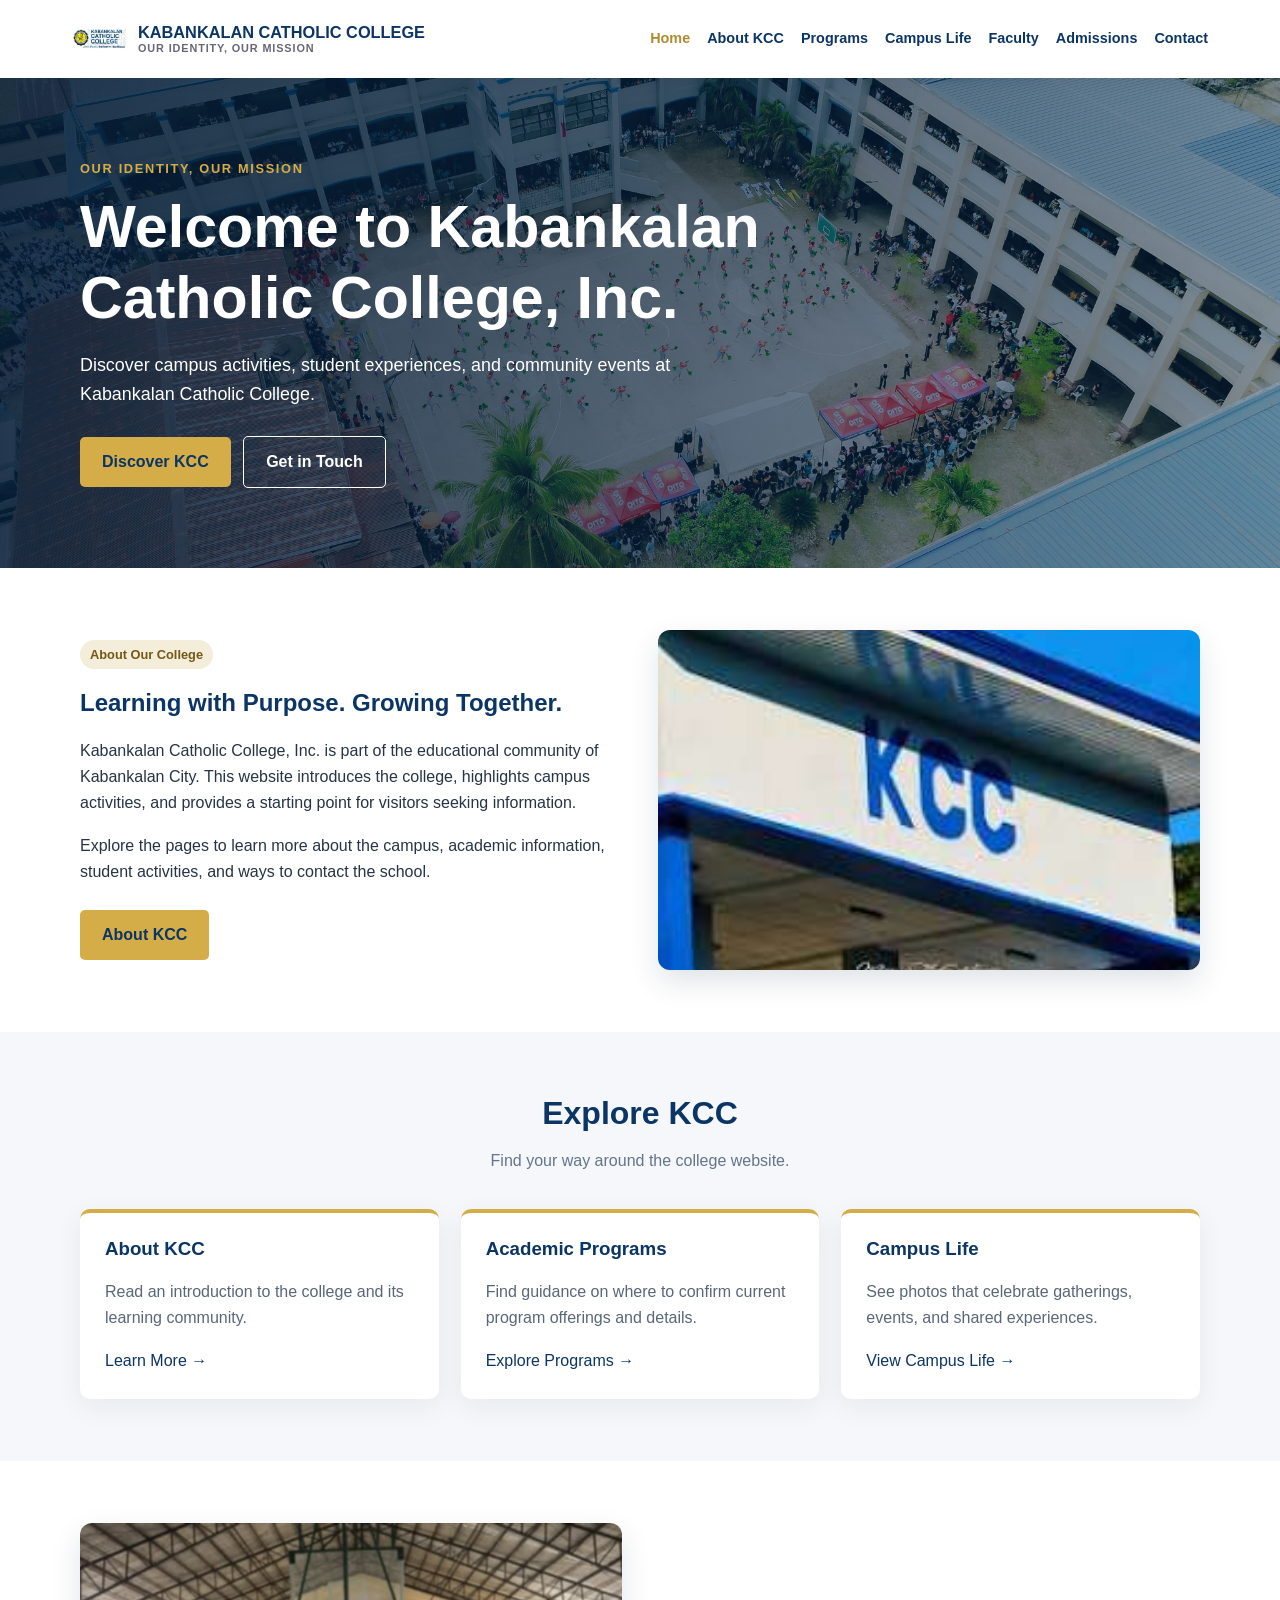
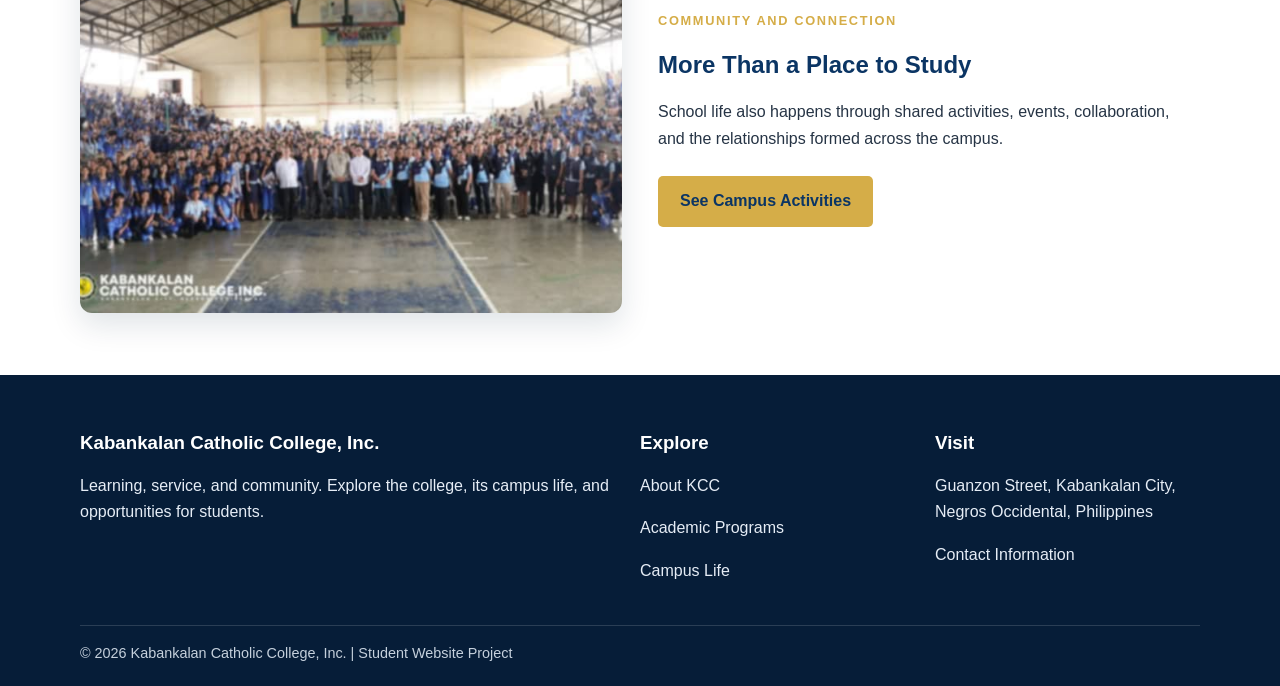
<file: index.html>
<!DOCTYPE html>
<html lang="en">

<head>
    <meta charset="UTF-8">
    <meta name="viewport" content="width=device-width, initial-scale=1.0">

    <title>Home | Kabankalan Catholic College</title>

    <link rel="icon" href="assets/img/kcc-logo.png">
    <link rel="stylesheet" href="assets/css/style.css">
</head>

<body>

    <!-- HEADER -->
    <header class="site-header">
        <div class="nav-wrap">

            <a class="brand" href="index.html">
                <img src="assets/img/kcc-logo.png" alt="KCC Logo">

                <span>
                    KABANKALAN CATHOLIC COLLEGE
                    <small>OUR IDENTITY, OUR MISSION</small>
                </span>
            </a>

            <button class="menu-toggle"
                aria-label="Toggle navigation"
                onclick="document.querySelector('nav').classList.toggle('open')">
                ☰
            </button>

            <nav>
                <a class="active" href="index.html">Home</a>
                <a href="about.html">About KCC</a>
                <a href="courses.html">Programs</a>
                <a href="events.html">Campus Life</a>
                <a href="trainers.html">Faculty</a>
                <a href="pricing.html">Admissions</a>
                <a href="contact.html">Contact</a>
            </nav>

        </div>
    </header>


    <!-- MAIN CONTENT -->
    <main>

        <!-- HERO SECTION -->
        <section class="hero">
            <div class="hero-inner">

                <div class="hero-copy">

                    <div class="eyebrow">
                        Our Identity, Our Mission
                    </div>

                    <h1>Welcome to Kabankalan Catholic College, Inc.</h1>

                 <p>
    Discover campus activities, student experiences,
    and community events at Kabankalan Catholic College.
</p>

                    <a class="btn" href="about.html">
                        Discover KCC
                    </a>

                    <a class="btn secondary" href="contact.html">
                        Get in Touch
                    </a>

                </div>

            </div>
        </section>


        <!-- ABOUT SECTION -->
        <section class="content">
            <div class="container split">

                <div>

                    <span class="tag">
                        About Our College
                    </span>

                    <h2>
                        Learning with Purpose. Growing Together.
                    </h2>

                    <p>
                        Kabankalan Catholic College, Inc. is part
                        of the educational community of
                        Kabankalan City. This website introduces
                        the college, highlights campus activities,
                        and provides a starting point for visitors
                        seeking information.
                    </p>

                    <p>
                        Explore the pages to learn more about
                        the campus, academic information,
                        student activities, and ways to contact
                        the school.
                    </p>

                    <a class="btn" href="about.html">
                        About KCC
                    </a>

                </div>


                <img
                    class="photo"
                    src="assets/img/kcc-building.png"
                    alt="Kabankalan Catholic College Building"
                >

            </div>
        </section>


        <!-- EXPLORE KCC SECTION -->
        <section class="content soft">
            <div class="container">

                <div class="section-head">

                    <h2>Explore KCC</h2>

                    <p>
                        Find your way around the college website.
                    </p>

                </div>


                <div class="grid">

                    <!-- ABOUT CARD -->
                    <article class="card">

                        <h3>About KCC</h3>

                        <p>
                            Read an introduction to the college
                            and its learning community.
                        </p>

                        <a href="about.html">
                            Learn More →
                        </a>

                    </article>


                    <!-- PROGRAMS CARD -->
                    <article class="card">

                        <h3>Academic Programs</h3>

                        <p>
                            Find guidance on where to confirm
                            current program offerings and details.
                        </p>

                        <a href="courses.html">
                            Explore Programs →
                        </a>

                    </article>


                    <!-- CAMPUS LIFE CARD -->
                    <article class="card">

                        <h3>Campus Life</h3>

                        <p>
                            See photos that celebrate gatherings,
                            events, and shared experiences.
                        </p>

                        <a href="events.html">
                            View Campus Life →
                        </a>

                    </article>

                </div>

            </div>
        </section>


        <!-- STUDENT LIFE SECTION -->
        <section class="content">
            <div class="container split">

                <img
                    class="photo tall"
                    src="assets/img/students-gathering.jpg"
                    alt="KCC Students Gathered Inside the Campus Gymnasium"
                >


                <div>

                    <div class="eyebrow">
                        Community and Connection
                    </div>

                    <h2>
                        More Than a Place to Study
                    </h2>

                    <p>
                        School life also happens through shared
                        activities, events, collaboration, and
                        the relationships formed across the campus.
                    </p>

                    <a class="btn" href="events.html">
                        See Campus Activities
                    </a>

                </div>

            </div>
        </section>

    </main>


    <!-- FOOTER -->
    <footer class="footer">
        <div class="container">

            <div class="footer-grid">

                <!-- SCHOOL INFORMATION -->
                <div>

                    <h3>
                        Kabankalan Catholic College, Inc.
                    </h3>

                    <p>
                        Learning, service, and community.
                        Explore the college, its campus life,
                        and opportunities for students.
                    </p>

                </div>


                <!-- EXPLORE LINKS -->
                <div>

                    <h3>Explore</h3>

                    <p>
                        <a href="about.html">About KCC</a>
                    </p>

                    <p>
                        <a href="courses.html">Academic Programs</a>
                    </p>

                    <p>
                        <a href="events.html">Campus Life</a>
                    </p>

                </div>


                <!-- ADDRESS -->
                <div>

                    <h3>Visit</h3>

                    <p>
                        Guanzon Street, Kabankalan City,
                        Negros Occidental, Philippines
                    </p>

                    <p>
                        <a href="contact.html">
                            Contact Information
                        </a>
                    </p>

                </div>

            </div>


            <!-- COPYRIGHT -->
            <div class="copyright">

                © 2026 Kabankalan Catholic College, Inc.
                | Student Website Project

            </div>

        </div>
    </footer>

</body>
</html>
</file>
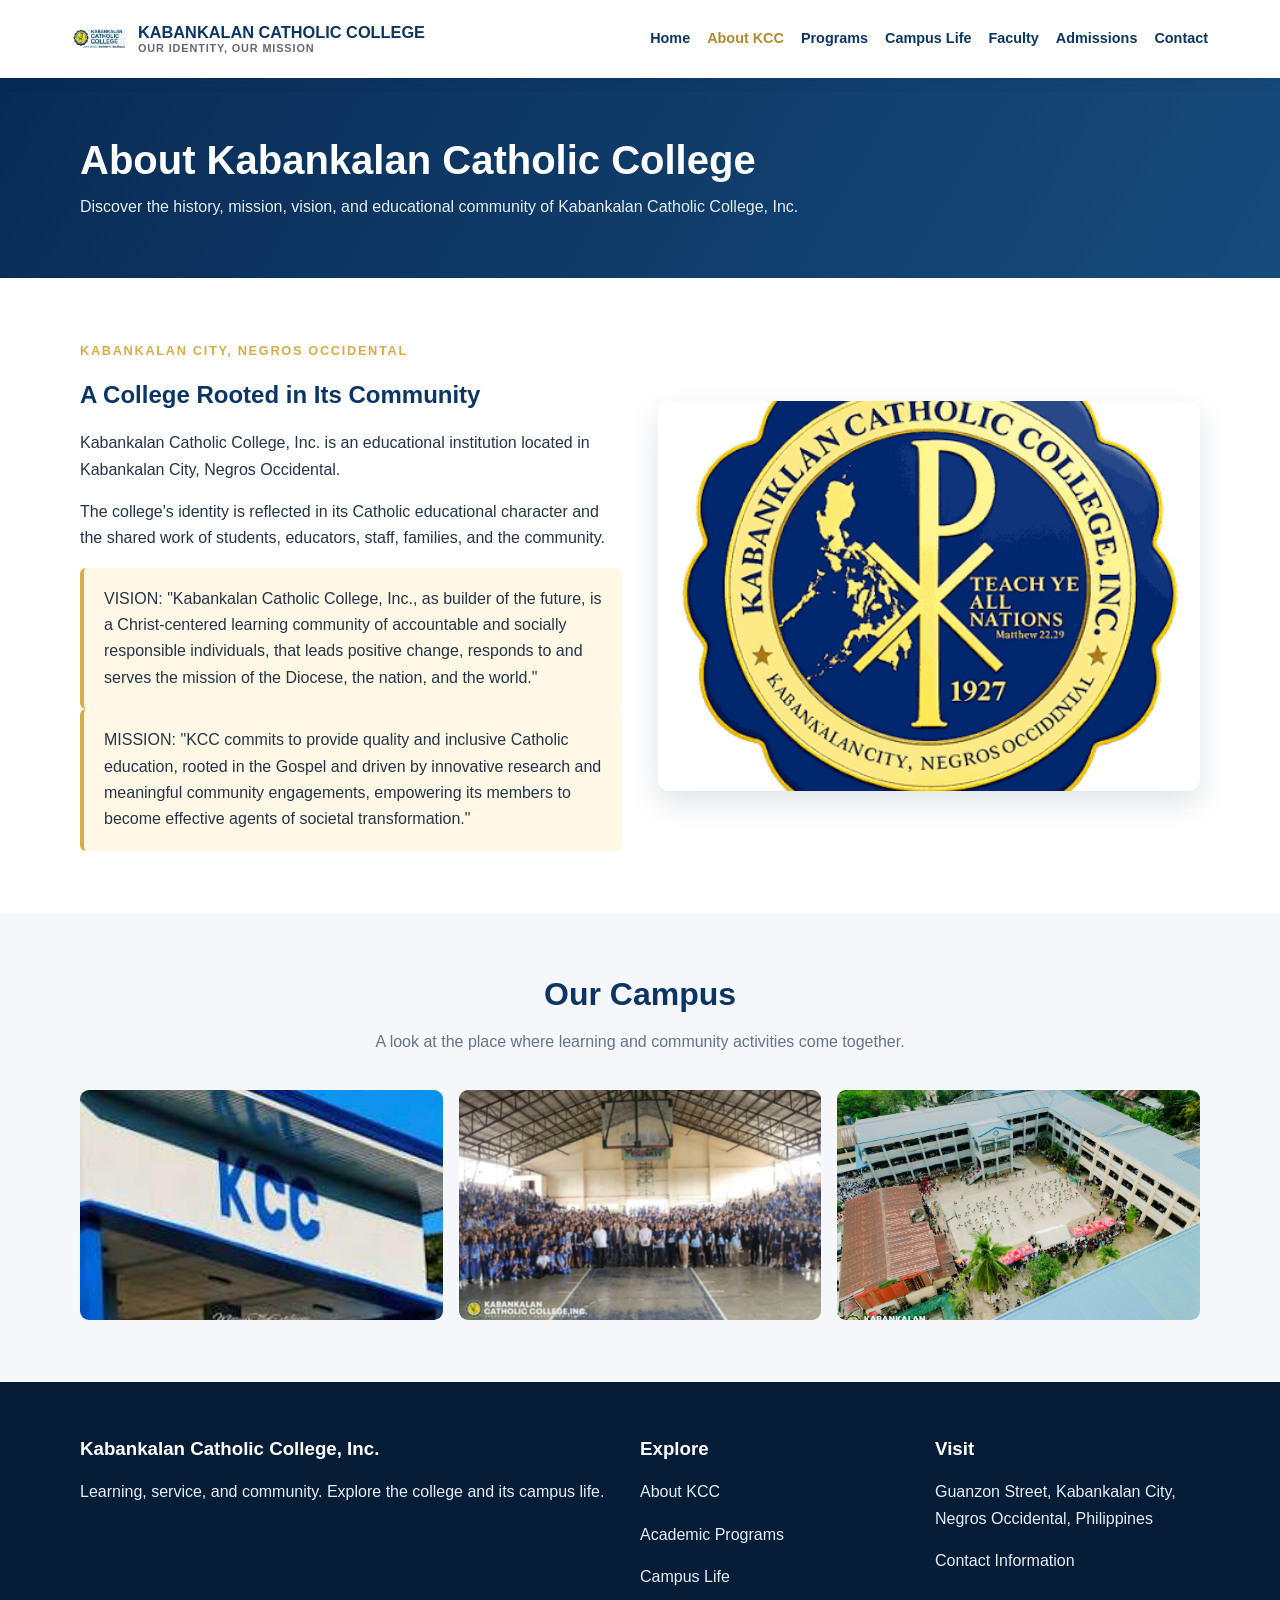
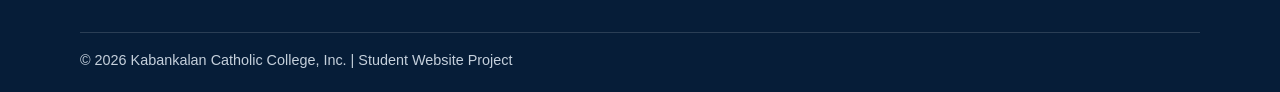
<file: about.html>
<!DOCTYPE html>
<html lang="en">

<head>
    <meta charset="UTF-8">
    <meta name="viewport" content="width=device-width, initial-scale=1.0">

    <title>About KCC | Kabankalan Catholic College</title>

    <link rel="icon" href="assets/img/kcc-logo.png">
    <link rel="stylesheet" href="assets/css/style.css">
</head>

<body>

    <!-- HEADER -->
    <header class="site-header">
        <div class="nav-wrap">

            <a class="brand" href="index.html">
                <img src="assets/img/kcc-logo.png" alt="KCC Logo">

                <span>
                    KABANKALAN CATHOLIC COLLEGE
                    <small>OUR IDENTITY, OUR MISSION</small>
                </span>
            </a>

            <button class="menu-toggle"
                onclick="document.querySelector('nav').classList.toggle('open')">
                ☰
            </button>

            <nav>
                <a href="index.html">Home</a>
                <a class="active" href="about.html">About KCC</a>
                <a href="courses.html">Programs</a>
                <a href="events.html">Campus Life</a>
                <a href="trainers.html">Faculty</a>
                <a href="pricing.html">Admissions</a>
                <a href="contact.html">Contact</a>
            </nav>

        </div>
    </header>


    <!-- PAGE TITLE -->
    <main>

        <section class="page-hero">
            <div class="container">

                <h1>About Kabankalan Catholic College</h1>

             <p>
    Discover the history, mission, vision, and educational
    community of Kabankalan Catholic College, Inc.
</p>

            </div>
        </section>


        <!-- ABOUT SECTION -->
        <section class="content">
            <div class="container split">

                <div>
                    <div class="eyebrow">
                        Kabankalan City, Negros Occidental
                    </div>

                    <h2>A College Rooted in Its Community</h2>

                    <p>
                        Kabankalan Catholic College, Inc. is an
                        educational institution located in
                        Kabankalan City, Negros Occidental.
                    </p>

                    <p>
                        The college's identity is reflected in its
                        Catholic educational character and the
                        shared work of students, educators,
                        staff, families, and the community.
                    </p>

                    <div class="notice">
                       VISION:
                        "Kabankalan Catholic College, Inc., as builder of the future, is a Christ-centered learning community of accountable and socially responsible individuals, that leads positive change, responds to and serves the mission of the Diocese, the nation, and the world."
                    </div>

                    <div class="notice">
                        MISSION:
                        "KCC commits to provide quality and inclusive Catholic education, rooted in the Gospel and driven by innovative research and meaningful community engagements, empowering its members to become effective agents of societal transformation."

                    </div>
                </div>

                <img
                    class="photo tall"
                    src="assets/img/logo1.jpg"
                    alt="KCC Campus"
                >

            </div>
        </section>


        <!-- CAMPUS GALLERY -->
        <section class="content soft">
            <div class="container">

                <div class="section-head">
                    <h2>Our Campus</h2>

                    <p>
                        A look at the place where learning and
                        community activities come together.
                    </p>
                </div>

                <div class="gallery">

                    <img
                        src="assets/img/kcc-building.png"
                        alt="KCC Building"
                    >

                    <img
                        src="assets/img/students-gathering.jpg"
                        alt="KCC Students"
                    >

                    <img
                        src="assets/img/campus-aerial.jpg"
                        alt="KCC Campus"
                    >

                </div>

            </div>
        </section>

    </main>


    <!-- FOOTER -->
    <footer class="footer">
        <div class="container">

            <div class="footer-grid">

                <div>
                    <h3>Kabankalan Catholic College, Inc.</h3>
                    <p>
                        Learning, service, and community.
                        Explore the college and its campus life.
                    </p>
                </div>

                <div>
                    <h3>Explore</h3>
                    <p><a href="about.html">About KCC</a></p>
                    <p><a href="courses.html">Academic Programs</a></p>
                    <p><a href="events.html">Campus Life</a></p>
                </div>

                <div>
                    <h3>Visit</h3>
                    <p>
                        Guanzon Street, Kabankalan City,
                        Negros Occidental, Philippines
                    </p>

                    <p>
                        <a href="contact.html">Contact Information</a>
                    </p>
                </div>

            </div>

            <div class="copyright">
                © 2026 Kabankalan Catholic College, Inc.
                | Student Website Project
            </div>

        </div>
    </footer>

</body>
</html>
</file>
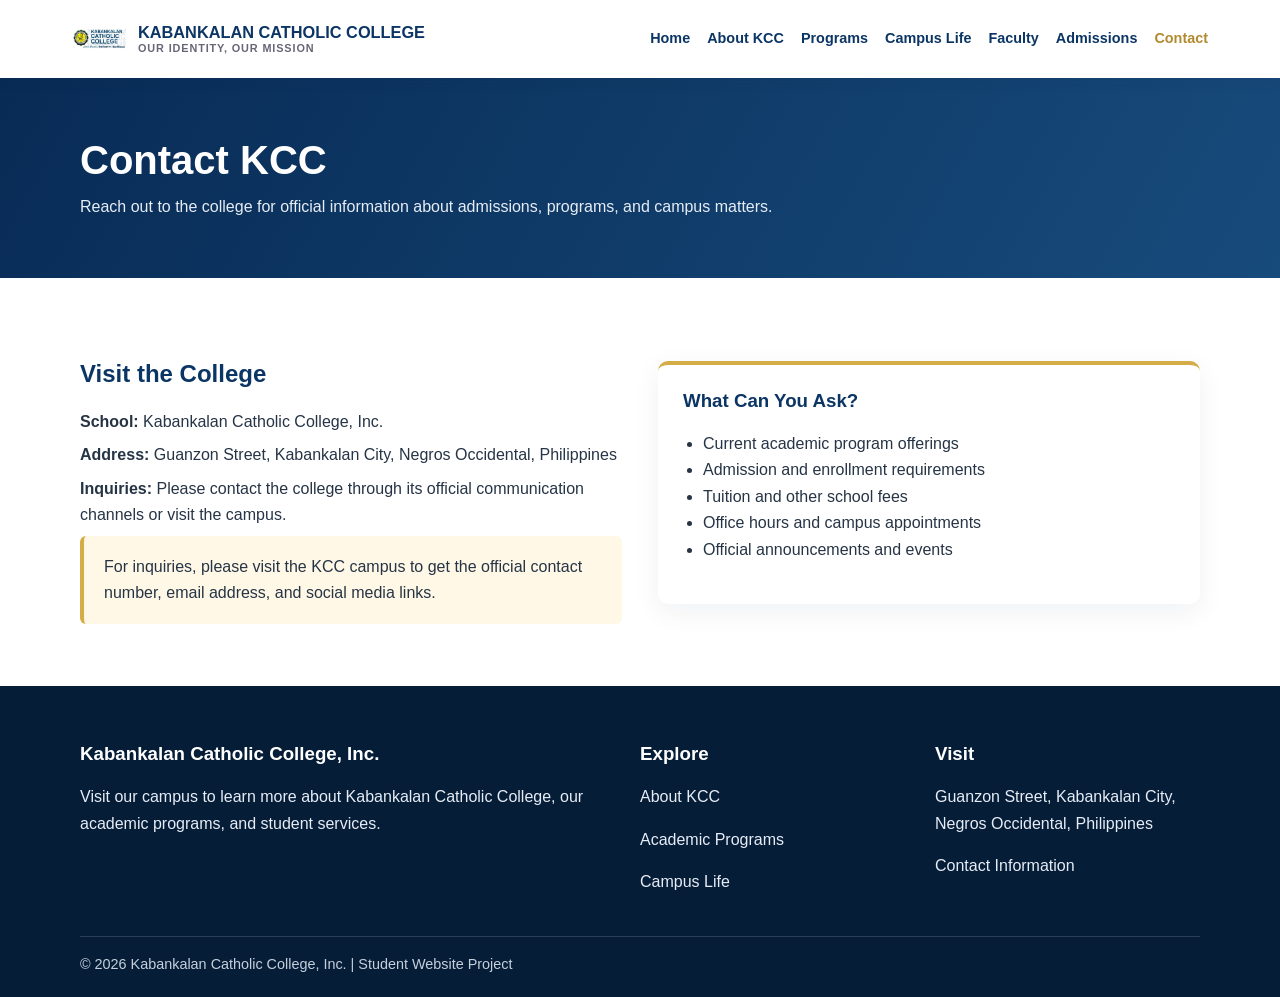
<file: contact.html>
<!DOCTYPE html>
<html lang="en">

<head>
    <meta charset="UTF-8">
    <meta name="viewport" content="width=device-width, initial-scale=1.0">

    <title>Contact | Kabankalan Catholic College</title>

    <link rel="icon" href="assets/img/kcc-logo.png">
    <link rel="stylesheet" href="assets/css/style.css">
</head>

<body>

    <!-- HEADER -->
    <header class="site-header">
        <div class="nav-wrap">

            <a class="brand" href="index.html">
                <img src="assets/img/kcc-logo.png" alt="KCC Logo">

                <span>
                    KABANKALAN CATHOLIC COLLEGE
                    <small>OUR IDENTITY, OUR MISSION</small>
                </span>
            </a>

            <button class="menu-toggle"
                aria-label="Toggle navigation"
                onclick="document.querySelector('nav').classList.toggle('open')">
                ☰
            </button>

            <nav>
                <a href="index.html">Home</a>
                <a href="about.html">About KCC</a>
                <a href="courses.html">Programs</a>
                <a href="events.html">Campus Life</a>
                <a href="trainers.html">Faculty</a>
                <a href="pricing.html">Admissions</a>
                <a class="active" href="contact.html">Contact</a>
            </nav>

        </div>
    </header>


    <!-- MAIN CONTENT -->
    <main>

        <!-- PAGE TITLE -->
        <section class="page-hero">
            <div class="container">

                <h1>Contact KCC</h1>

                <p>
                    Reach out to the college for official information
                    about admissions, programs, and campus matters.
                </p>

            </div>
        </section>


        <!-- CONTACT INFORMATION -->
        <section class="content">
            <div class="container split">

                <div>
                    <h2>Visit the College</h2>

                    <div class="contact-lines">

                        <p>
                            <strong>School:</strong>
                            Kabankalan Catholic College, Inc.
                        </p>

                        <p>
                            <strong>Address:</strong>
                            Guanzon Street, Kabankalan City,
                            Negros Occidental, Philippines
                        </p>

                        <p>
                            <strong>Inquiries:</strong>
                            Please contact the college through its
                            official communication channels or visit
                            the campus.
                        </p>

                    </div>

                    <div class="notice">
                       For inquiries, please visit the KCC campus to get the official contact number, email address, and social media links.
                    </div>
                </div>


                <!-- QUESTIONS -->
                <div class="card">

                    <h3>What Can You Ask?</h3>

                    <ul class="list">
                        <li>Current academic program offerings</li>
                        <li>Admission and enrollment requirements</li>
                        <li>Tuition and other school fees</li>
                        <li>Office hours and campus appointments</li>
                        <li>Official announcements and events</li>
                    </ul>

                </div>

            </div>
        </section>

    </main>


    <!-- FOOTER -->
    <footer class="footer">
        <div class="container">

            <div class="footer-grid">

                <div>
                    <h3>Kabankalan Catholic College, Inc.</h3>

                    <p>
    Visit our campus to learn more about Kabankalan Catholic
    College, our academic programs, and student services.
</p>
                </div>


                <div>
                    <h3>Explore</h3>

                    <p>
                        <a href="about.html">About KCC</a>
                    </p>

                    <p>
                        <a href="courses.html">Academic Programs</a>
                    </p>

                    <p>
                        <a href="events.html">Campus Life</a>
                    </p>
                </div>


                <div>
                    <h3>Visit</h3>

                    <p>
                        Guanzon Street, Kabankalan City,
                        Negros Occidental, Philippines
                    </p>

                    <p>
                        <a href="contact.html">Contact Information</a>
                    </p>
                </div>

            </div>


            <div class="copyright">
                © 2026 Kabankalan Catholic College, Inc.
                | Student Website Project
            </div>

        </div>
    </footer>

</body>
</html>
</file>
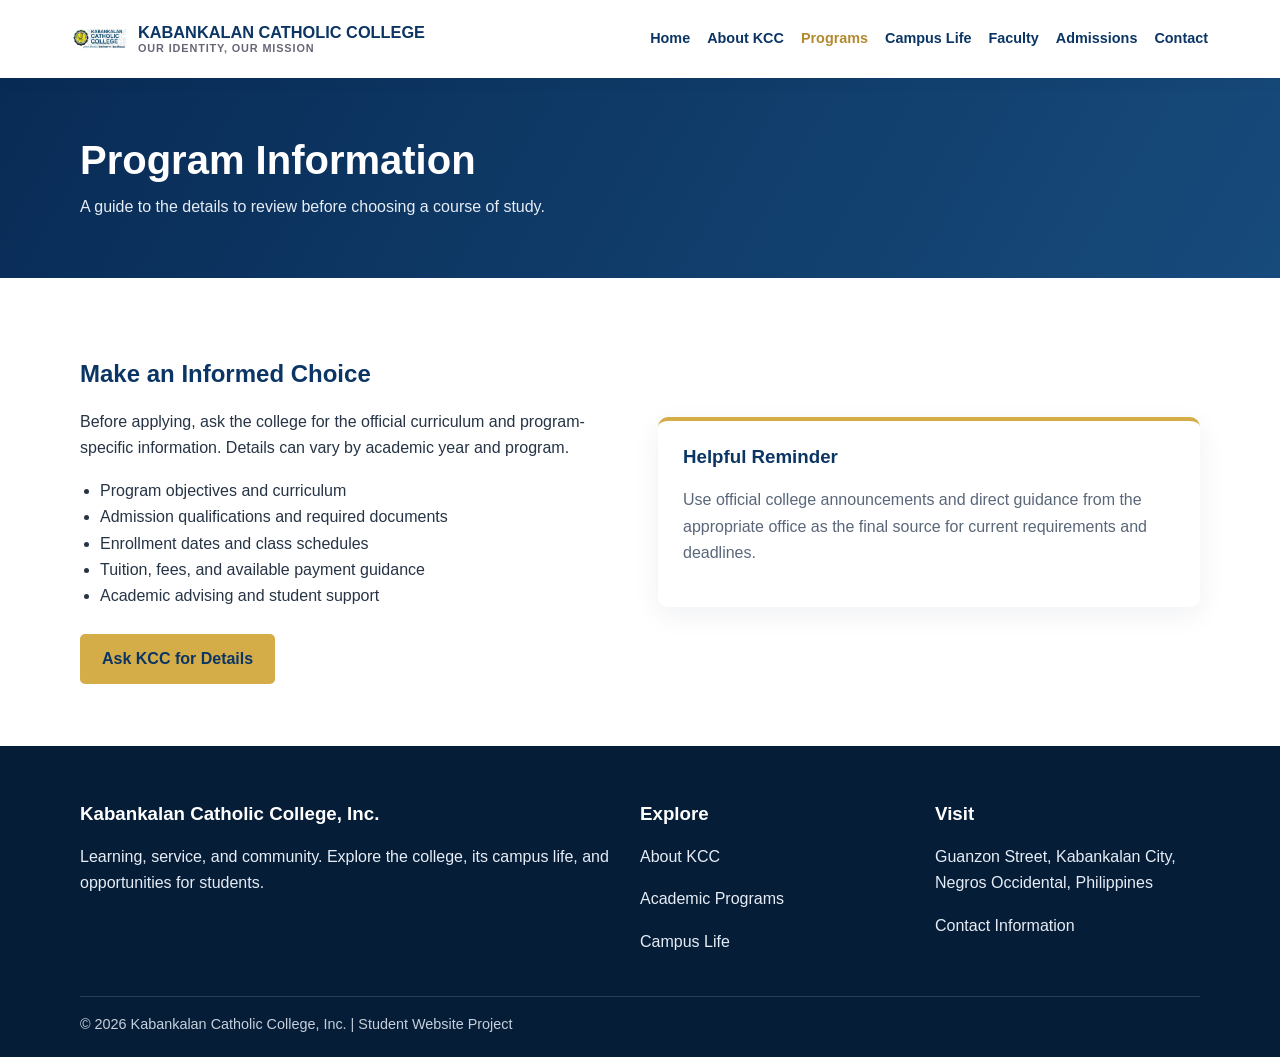
<file: course-details.html>
<!DOCTYPE html>
<html lang="en">

<head>
    <meta charset="UTF-8">
    <meta name="viewport" content="width=device-width, initial-scale=1.0">

    <title>Program Information | Kabankalan Catholic College</title>

    <link rel="icon" href="assets/img/kcc-logo.png">
    <link rel="stylesheet" href="assets/css/style.css">
</head>

<body>

    <!-- HEADER -->
    <header class="site-header">
        <div class="nav-wrap">

            <a class="brand" href="index.html">
                <img src="assets/img/kcc-logo.png" alt="KCC Logo">

                <span>
                    KABANKALAN CATHOLIC COLLEGE
                    <small>OUR IDENTITY, OUR MISSION</small>
                </span>
            </a>

            <button class="menu-toggle"
                aria-label="Toggle navigation"
                onclick="document.querySelector('nav').classList.toggle('open')">
                ☰
            </button>

            <nav>
                <a href="index.html">Home</a>
                <a href="about.html">About KCC</a>
                <a class="active" href="courses.html">Programs</a>
                <a href="events.html">Campus Life</a>
                <a href="trainers.html">Faculty</a>
                <a href="pricing.html">Admissions</a>
                <a href="contact.html">Contact</a>
            </nav>

        </div>
    </header>


    <!-- MAIN CONTENT -->
    <main>

        <!-- PAGE TITLE -->
        <section class="page-hero">
            <div class="container">

                <h1>Program Information</h1>

                <p>
                    A guide to the details to review before
                    choosing a course of study.
                </p>

            </div>
        </section>


        <!-- PROGRAM INFORMATION -->
        <section class="content">
            <div class="container">

                <div class="split">

                    <div>
                        <h2>Make an Informed Choice</h2>

                        <p>
                            Before applying, ask the college for
                            the official curriculum and
                            program-specific information.
                            Details can vary by academic year
                            and program.
                        </p>

                        <ul class="list">
                            <li>Program objectives and curriculum</li>
                            <li>Admission qualifications and required documents</li>
                            <li>Enrollment dates and class schedules</li>
                            <li>Tuition, fees, and available payment guidance</li>
                            <li>Academic advising and student support</li>
                        </ul>

                        <a class="btn" href="contact.html">
                            Ask KCC for Details
                        </a>
                    </div>


                    <!-- HELPFUL REMINDER -->
                    <div class="card">

                        <h3>Helpful Reminder</h3>

                        <p>
                            Use official college announcements
                            and direct guidance from the
                            appropriate office as the final
                            source for current requirements
                            and deadlines.
                        </p>

                    </div>

                </div>

            </div>
        </section>

    </main>


    <!-- FOOTER -->
    <footer class="footer">
        <div class="container">

            <div class="footer-grid">

                <div>
                    <h3>Kabankalan Catholic College, Inc.</h3>

                    <p>
                        Learning, service, and community.
                        Explore the college, its campus life,
                        and opportunities for students.
                    </p>
                </div>


                <div>
                    <h3>Explore</h3>

                    <p>
                        <a href="about.html">About KCC</a>
                    </p>

                    <p>
                        <a href="courses.html">Academic Programs</a>
                    </p>

                    <p>
                        <a href="events.html">Campus Life</a>
                    </p>
                </div>


                <div>
                    <h3>Visit</h3>

                    <p>
                        Guanzon Street, Kabankalan City,
                        Negros Occidental, Philippines
                    </p>

                    <p>
                        <a href="contact.html">Contact Information</a>
                    </p>
                </div>

            </div>


            <div class="copyright">
                © 2026 Kabankalan Catholic College, Inc.
                | Student Website Project
            </div>

        </div>
    </footer>

</body>
</html>
</file>
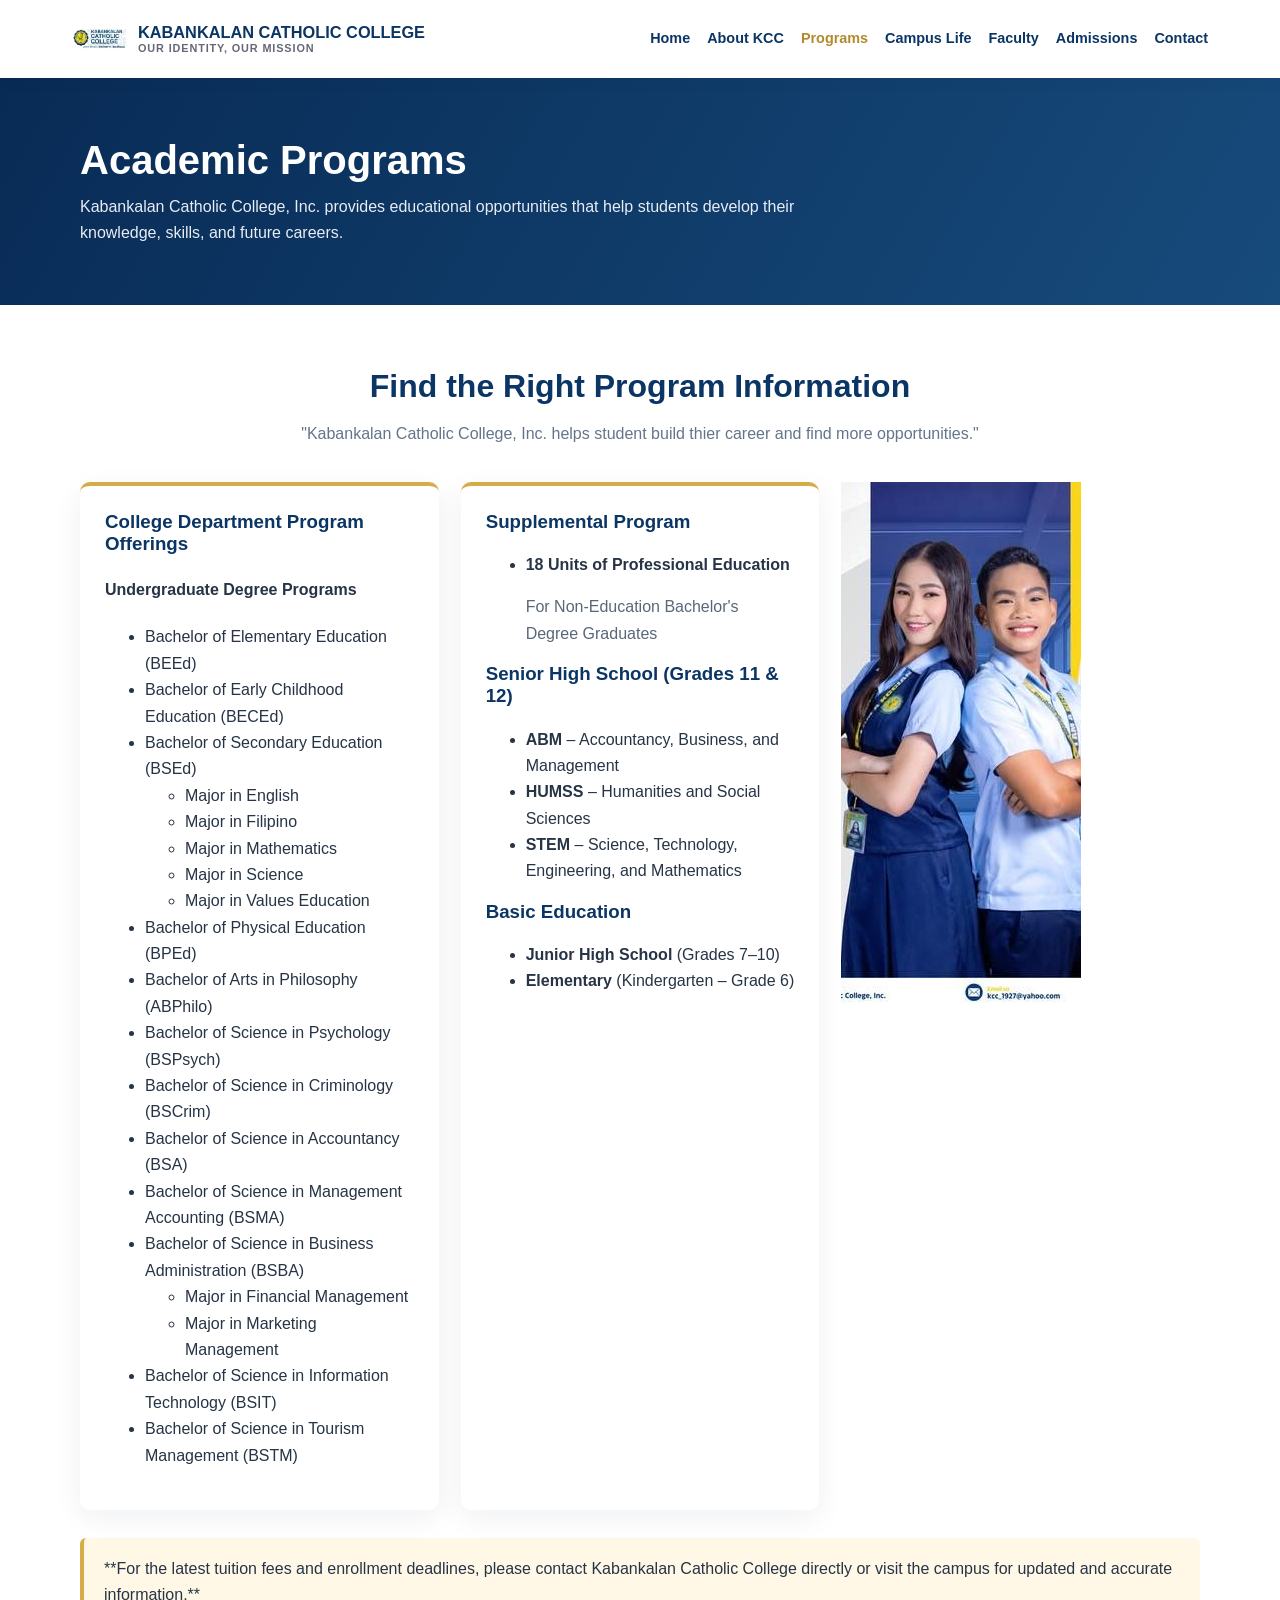
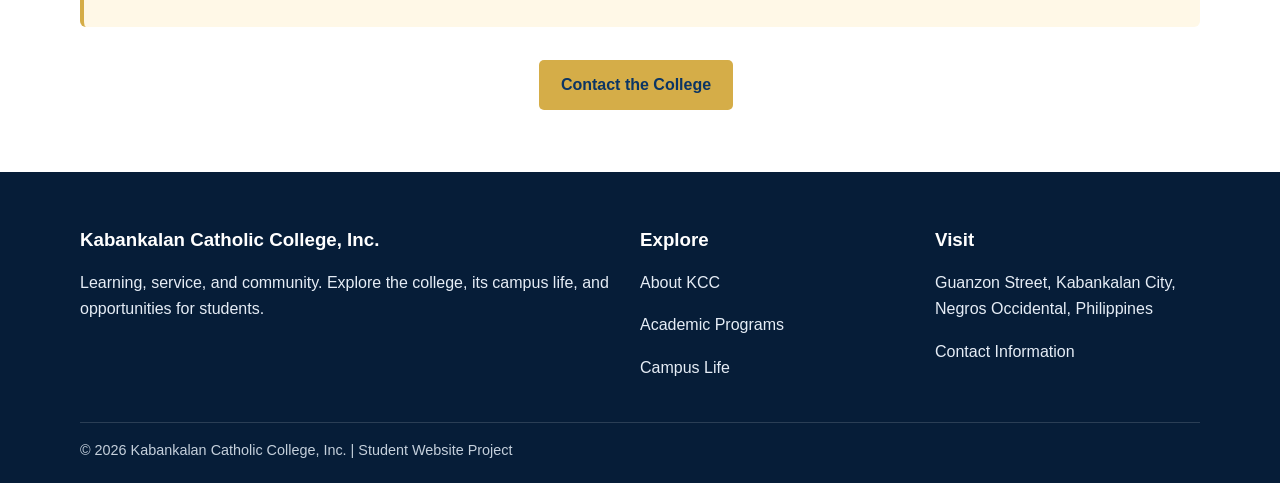
<file: courses.html>
<!DOCTYPE html>
<html lang="en">

<head>
    <meta charset="UTF-8">
    <meta name="viewport" content="width=device-width, initial-scale=1.0">

    <title>Academic Programs | Kabankalan Catholic College</title>

    <link rel="icon" href="assets/img/kcc-logo.png">
    <link rel="stylesheet" href="assets/css/style.css">
</head>

<body>

    <!-- HEADER -->
    <header class="site-header">
        <div class="nav-wrap">

            <a class="brand" href="index.html">
                <img src="assets/img/kcc-logo.png" alt="KCC Logo">

                <span>
                    KABANKALAN CATHOLIC COLLEGE
                    <small>OUR IDENTITY, OUR MISSION</small>
                </span>
            </a>

            <button class="menu-toggle"
                aria-label="Toggle navigation"
                onclick="document.querySelector('nav').classList.toggle('open')">
                ☰
            </button>

            <nav>
                <a href="index.html">Home</a>
                <a href="about.html">About KCC</a>
                <a class="active" href="courses.html">Programs</a>
                <a href="events.html">Campus Life</a>
                <a href="trainers.html">Faculty</a>
                <a href="pricing.html">Admissions</a>
                <a href="contact.html">Contact</a>
            </nav>

        </div>
    </header>


    <!-- MAIN CONTENT -->
    <main>

        <!-- PAGE TITLE -->
        <section class="page-hero">
            <div class="container">

                <h1>Academic Programs</h1>

                <p>
    Kabankalan Catholic College, Inc. provides educational
    opportunities that help students develop their knowledge,
    skills, and future careers.
</p>

            </div>
        </section>


        <!-- ACADEMIC PROGRAMS -->
        <section class="content">
            <div class="container">

                <div class="section-head">

                    <h2>Find the Right Program Information</h2>

                    <p>
                        "Kabankalan Catholic College, Inc. helps student build thier career and find more opportunities."
                    </p>

                </div>


                <!-- INFORMATION CARDS -->
                <div class="grid">

                  
<article class="card">
    <h3>College Department Program Offerings</h3>

    <h4>Undergraduate Degree Programs</h4>

    <ul>
        <li>Bachelor of Elementary Education (BEEd)</li>
        <li>Bachelor of Early Childhood Education (BECEd)</li>

        <li>
            Bachelor of Secondary Education (BSEd)
            <ul>
                <li>Major in English</li>
                <li>Major in Filipino</li>
                <li>Major in Mathematics</li>
                <li>Major in Science</li>
                <li>Major in Values Education</li>
            </ul>
        </li>

        <li>Bachelor of Physical Education (BPEd)</li>
        <li>Bachelor of Arts in Philosophy (ABPhilo)</li>
        <li>Bachelor of Science in Psychology (BSPsych)</li>
        <li>Bachelor of Science in Criminology (BSCrim)</li>
        <li>Bachelor of Science in Accountancy (BSA)</li>
        <li>Bachelor of Science in Management Accounting (BSMA)</li>

        <li>
            Bachelor of Science in Business Administration (BSBA)
            <ul>
                <li>Major in Financial Management</li>
                <li>Major in Marketing Management</li>
            </ul>
        </li>

        <li>Bachelor of Science in Information Technology (BSIT)</li>
        <li>Bachelor of Science in Tourism Management (BSTM)</li>
    </ul>
</article>


                  
<article class="card">
    <h3>Supplemental Program</h3>

    <ul>
        <li>
            <strong>18 Units of Professional Education</strong>
            <p>For Non-Education Bachelor's Degree Graduates</p>
        </li>
    </ul>

    <h3>Senior High School (Grades 11 &amp; 12)</h3>

    <ul>
        <li><strong>ABM</strong> – Accountancy, Business, and Management</li>
        <li><strong>HUMSS</strong> – Humanities and Social Sciences</li>
        <li><strong>STEM</strong> – Science, Technology, Engineering, and Mathematics</li>
    </ul>

    <h3>Basic Education</h3>

    <ul>
        <li><strong>Junior High School</strong> (Grades 7–10)</li>
        <li><strong>Elementary</strong> (Kindergarten – Grade 6)</li>
    </ul>
</article>

                    <img
                        src="assets/img/logo3.jpg"
                        alt="Speaker during a campus presentation"
                    >

                </div>


                <!-- REMINDER -->
                <p class="notice" style="margin-top: 28px;">
                   **For the latest tuition fees and enrollment deadlines, please contact Kabankalan Catholic College directly or visit the campus for updated and accurate information.**
                </p>


                <!-- CONTACT BUTTON -->
                <div style="text-align: center; margin-top: 25px;">

                    <a class="btn" href="contact.html">
                        Contact the College
                    </a>

                </div>

            </div>
        </section>

    </main>


    <!-- FOOTER -->
    <footer class="footer">
        <div class="container">

            <div class="footer-grid">

                <div>
                    <h3>Kabankalan Catholic College, Inc.</h3>

                    <p>
                        Learning, service, and community.
                        Explore the college, its campus life,
                        and opportunities for students.
                    </p>
                </div>


                <div>
                    <h3>Explore</h3>

                    <p>
                        <a href="about.html">About KCC</a>
                    </p>

                    <p>
                        <a href="courses.html">Academic Programs</a>
                    </p>

                    <p>
                        <a href="events.html">Campus Life</a>
                    </p>
                </div>


                <div>
                    <h3>Visit</h3>

                    <p>
                        Guanzon Street, Kabankalan City,
                        Negros Occidental, Philippines
                    </p>

                    <p>
                        <a href="contact.html">Contact Information</a>
                    </p>
                </div>

            </div>


            <!-- COPYRIGHT -->
            <div class="copyright">
                © 2026 Kabankalan Catholic College, Inc.
                | Student Website Project
            </div>

        </div>
    </footer>

</body>
</html>
</file>
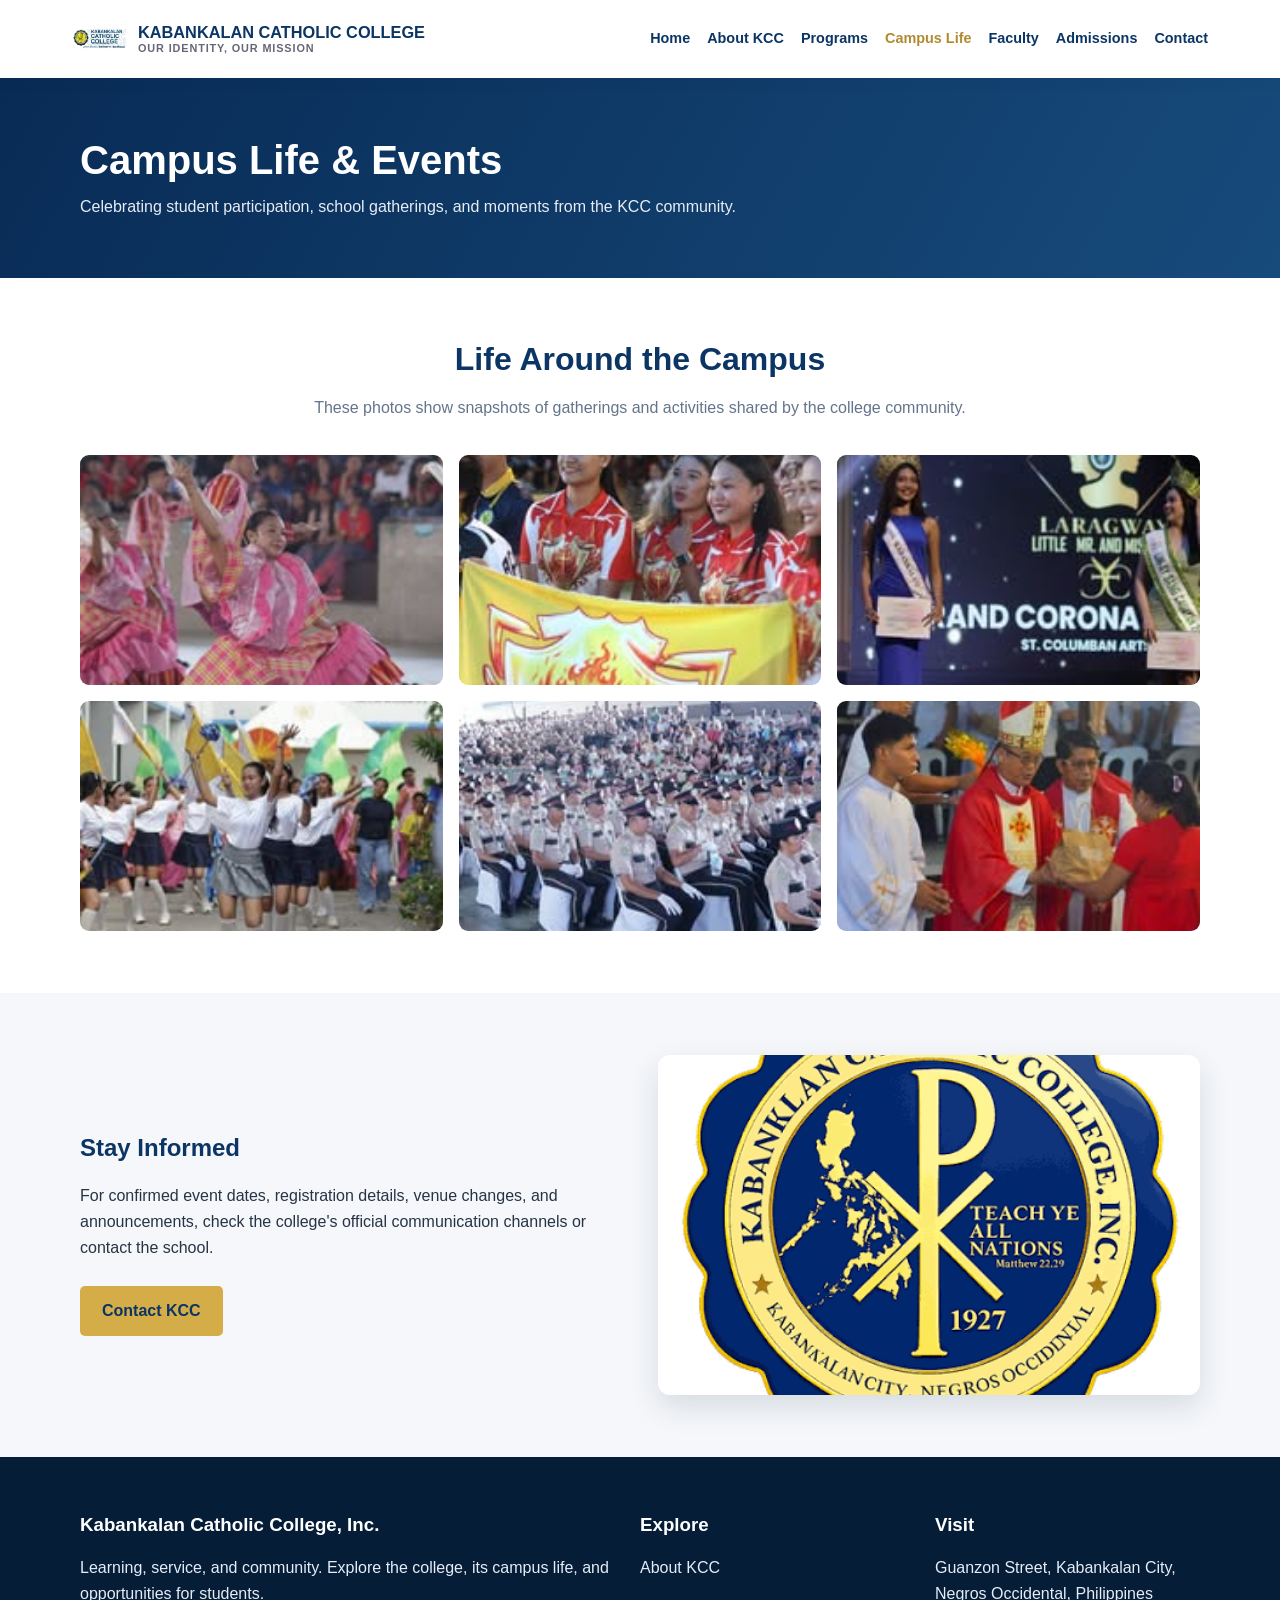
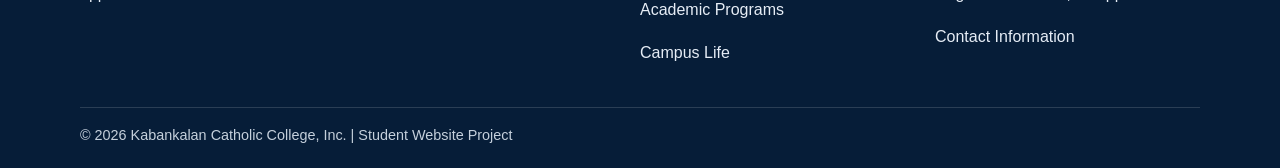
<file: events.html>
<!DOCTYPE html>
<html lang="en">

<head>
    <meta charset="UTF-8">
    <meta name="viewport" content="width=device-width, initial-scale=1.0">

    <title>Campus Life | Kabankalan Catholic College</title>

    <link rel="icon" href="assets/img/kcc-logo.png">
    <link rel="stylesheet" href="assets/css/style.css">
</head>

<body>

    <!-- HEADER -->
    <header class="site-header">
        <div class="nav-wrap">

            <a class="brand" href="index.html">
                <img src="assets/img/kcc-logo.png" alt="KCC Logo">

                <span>
                    KABANKALAN CATHOLIC COLLEGE
                    <small>OUR IDENTITY, OUR MISSION</small>
                </span>
            </a>

            <button class="menu-toggle"
                aria-label="Toggle navigation"
                onclick="document.querySelector('nav').classList.toggle('open')">
                ☰
            </button>

            <nav>
                <a href="index.html">Home</a>
                <a href="about.html">About KCC</a>
                <a href="courses.html">Programs</a>
                <a class="active" href="events.html">Campus Life</a>
                <a href="trainers.html">Faculty</a>
                <a href="pricing.html">Admissions</a>
                <a href="contact.html">Contact</a>
            </nav>

        </div>
    </header>


    <!-- MAIN CONTENT -->
    <main>

        <!-- PAGE TITLE -->
        <section class="page-hero">
            <div class="container">

                <h1>Campus Life & Events</h1>

                <p>
                    Celebrating student participation,
                    school gatherings, and moments from
                    the KCC community.
                </p>

            </div>
        </section>


        <!-- CAMPUS GALLERY -->
        <section class="content">
            <div class="container">

                <div class="section-head">

                    <h2>Life Around the Campus</h2>

                    <p>
                        These photos show snapshots of gatherings
                        and activities shared by the college community.
                    </p>

                </div>


                <div class="gallery">

                    <img
                        src="assets/img/sayaw.jpg"
                        alt="Students gathered in the school gymnasium"
                    >

                    <img
                        src="assets/img/red.jpg"
                        alt="Speaker at a college event"
                    >

                    <img
                        src="assets/img/hinugyaw.jpg"
                        alt="Speaker during a campus presentation"
                    >
                    
                    <img
                        src="assets/img/events1.jpg"
                        alt="Speaker during a campus presentation"
                    >
                    
                    <img
                        src="assets/img/events2.jpg"
                        alt="Speaker during a campus presentation"
                    >
                    
                    <img
                        src="assets/img/events3.jpg"
                        alt="Speaker during a campus presentation"
                    >

                </div>

            </div>
        </section>


        <!-- ANNOUNCEMENTS -->
        <section class="content soft">
            <div class="container split">

                <div>

                    <h2>Stay Informed</h2>

                    <p>
                        For confirmed event dates, registration
                        details, venue changes, and announcements,
                        check the college's official communication
                        channels or contact the school.
                    </p>

                    <a class="btn" href="contact.html">
                        Contact KCC
                    </a>

                </div>


                <img
                    class="photo"
                    src="assets/img/logo1.jpg"
                    alt="Aerial view of KCC campus"
                >

            </div>
        </section>

    </main>


    <!-- FOOTER -->
    <footer class="footer">
        <div class="container">

            <div class="footer-grid">

                <div>
                    <h3>Kabankalan Catholic College, Inc.</h3>

                    <p>
                        Learning, service, and community.
                        Explore the college, its campus life,
                        and opportunities for students.
                    </p>
                </div>


                <div>
                    <h3>Explore</h3>

                    <p>
                        <a href="about.html">About KCC</a>
                    </p>

                    <p>
                        <a href="courses.html">Academic Programs</a>
                    </p>

                    <p>
                        <a href="events.html">Campus Life</a>
                    </p>
                </div>


                <div>
                    <h3>Visit</h3>

                    <p>
                        Guanzon Street, Kabankalan City,
                        Negros Occidental, Philippines
                    </p>

                    <p>
                        <a href="contact.html">Contact Information</a>
                    </p>
                </div>

            </div>


            <!-- COPYRIGHT -->
            <div class="copyright">
                © 2026 Kabankalan Catholic College, Inc.
                | Student Website Project
            </div>

        </div>
    </footer>

</body>
</html>
</file>
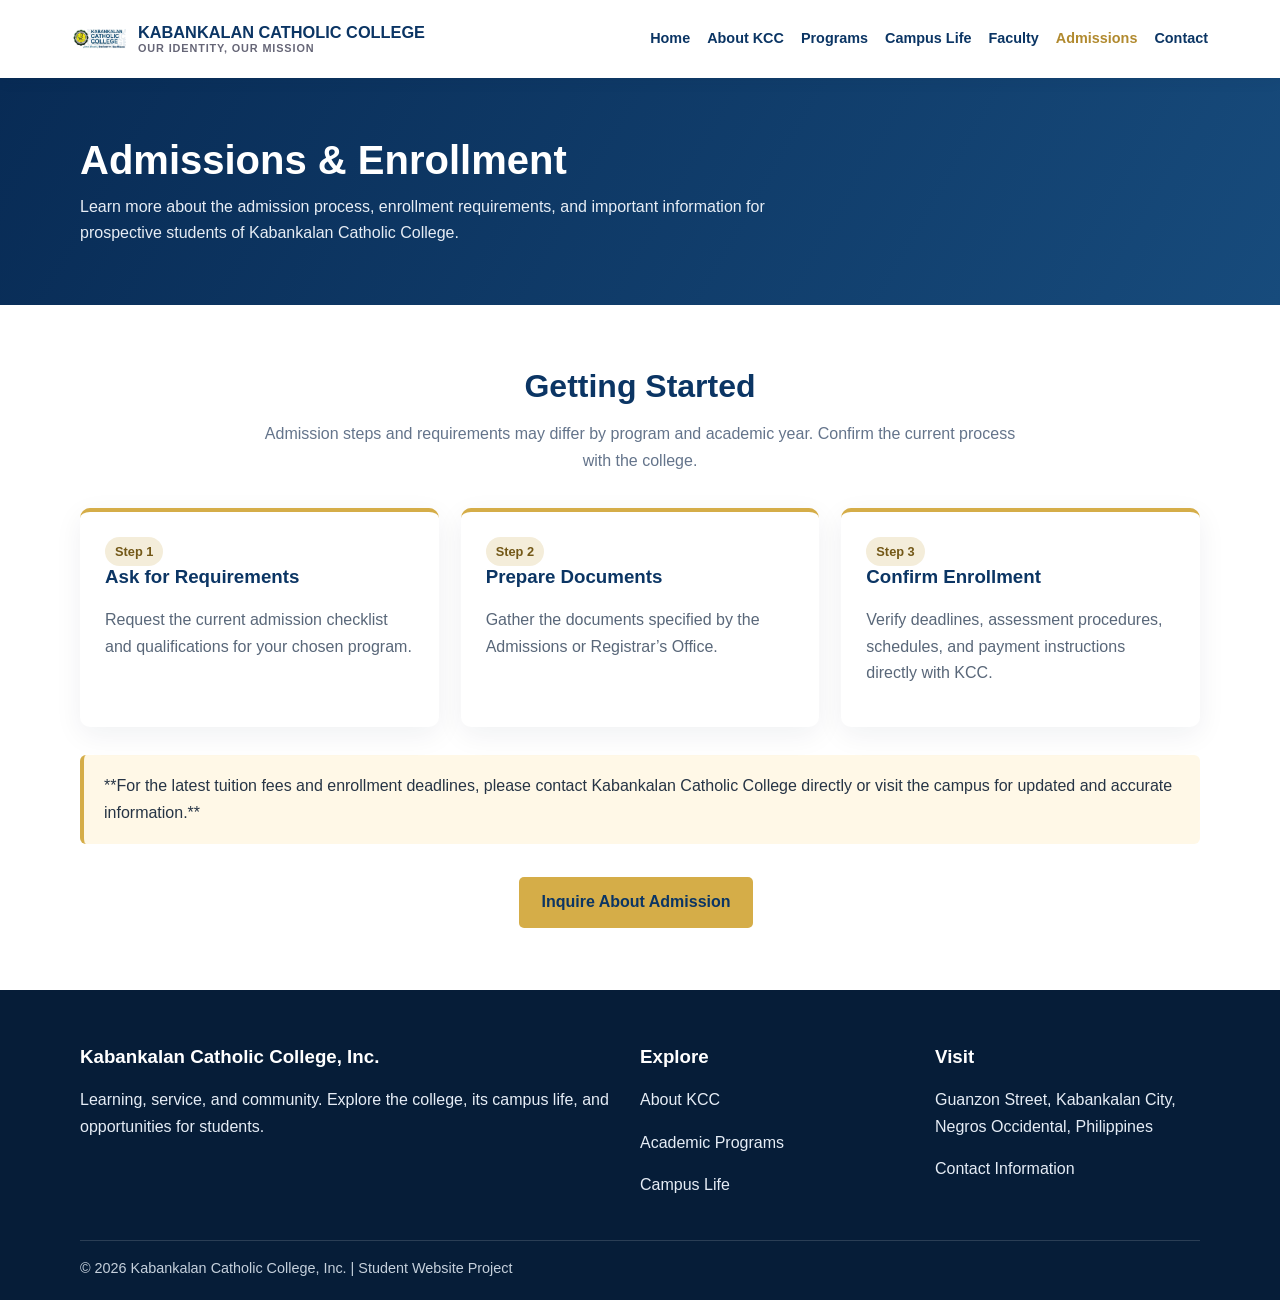
<file: pricing.html>
<!DOCTYPE html>
<html lang="en">

<head>
    <meta charset="UTF-8">
    <meta name="viewport" content="width=device-width, initial-scale=1.0">

    <title>Admissions | Kabankalan Catholic College</title>

    <meta name="description" content="Kabankalan Catholic College, Inc. — campus, learning, student life, and community.">

    <link rel="icon" href="assets/img/kcc-logo.png">
    <link rel="stylesheet" href="assets/css/style.css">
</head>

<body>

    <!-- HEADER -->
    <header class="site-header">
        <div class="nav-wrap">

            <!-- SCHOOL LOGO AND NAME -->
            <a class="brand" href="index.html">
                <img src="assets/img/kcc-logo.png" alt="Kabankalan Catholic College logo">

                <span>
                    KABANKALAN CATHOLIC COLLEGE
                    <small>OUR IDENTITY, OUR MISSION</small>
                </span>
            </a>

            <!-- MOBILE MENU BUTTON -->
            <button
                class="menu-toggle"
                aria-label="Toggle navigation"
                onclick="document.querySelector('nav').classList.toggle('open')">
                ☰
            </button>

            <!-- NAVIGATION -->
            <nav>
                <a href="index.html">Home</a>
                <a href="about.html">About KCC</a>
                <a href="courses.html">Programs</a>
                <a href="events.html">Campus Life</a>
                <a href="trainers.html">Faculty</a>
                <a class="active" href="pricing.html">Admissions</a>
                <a href="contact.html">Contact</a>
            </nav>

        </div>
    </header>


    <!-- MAIN CONTENT -->
    <main>

        <!-- PAGE HERO -->
        <section class="page-hero">
            <div class="container">

                <h1>Admissions & Enrollment</h1>

                <p>
    Learn more about the admission process, enrollment
    requirements, and important information for prospective
    students of Kabankalan Catholic College.
</p>

            </div>
        </section>


        <!-- ADMISSION PROCESS -->
        <section class="content">
            <div class="container">

                <div class="section-head">

                    <h2>Getting Started</h2>

                    <p>
                        Admission steps and requirements may differ
                        by program and academic year. Confirm the
                        current process with the college.
                    </p>

                </div>


                <div class="grid">

                    <!-- STEP 1 -->
                    <article class="card">

                        <span class="tag">Step 1</span>

                        <h3>Ask for Requirements</h3>

                        <p>
                            Request the current admission checklist
                            and qualifications for your chosen program.
                        </p>

                    </article>


                    <!-- STEP 2 -->
                    <article class="card">

                        <span class="tag">Step 2</span>

                        <h3>Prepare Documents</h3>

                        <p>
                            Gather the documents specified by the
                            Admissions or Registrar’s Office.
                        </p>

                    </article>


                    <!-- STEP 3 -->
                    <article class="card">

                        <span class="tag">Step 3</span>

                        <h3>Confirm Enrollment</h3>

                        <p>
                            Verify deadlines, assessment procedures,
                            schedules, and payment instructions
                            directly with KCC.
                        </p>

                    </article>

                </div>


                <!-- ADMISSION NOTICE -->
                <p class="notice" style="margin-top: 28px;">

                 

**For the latest tuition fees and enrollment deadlines, please contact Kabankalan Catholic College directly or visit the campus for updated and accurate information.**

                </p>


                <!-- INQUIRY BUTTON -->
                <div style="text-align: center; margin-top: 25px;">

                    <a class="btn" href="contact.html">
                        Inquire About Admission
                    </a>

                </div>

            </div>
        </section>

    </main>


    <!-- FOOTER -->
    <footer class="footer">
        <div class="container">

            <div class="footer-grid">

                <!-- SCHOOL INFORMATION -->
                <div>

                    <h3>Kabankalan Catholic College, Inc.</h3>

                    <p>
                        Learning, service, and community.
                        Explore the college, its campus life,
                        and opportunities for students.
                    </p>

                </div>


                <!-- EXPLORE LINKS -->
                <div>

                    <h3>Explore</h3>

                    <p>
                        <a href="about.html">About KCC</a>
                    </p>

                    <p>
                        <a href="courses.html">Academic Programs</a>
                    </p>

                    <p>
                        <a href="events.html">Campus Life</a>
                    </p>

                </div>


                <!-- SCHOOL ADDRESS -->
                <div>

                    <h3>Visit</h3>

                    <p>
                        Guanzon Street, Kabankalan City,
                        <br>
                        Negros Occidental, Philippines
                    </p>

                    <p>
                        <a href="contact.html">
                            Contact Information
                        </a>
                    </p>

                </div>

            </div>


            <!-- COPYRIGHT -->
            <div class="copyright">

                © 2026 Kabankalan Catholic College, Inc.
                | Student Website Project

            </div>

        </div>
    </footer>

</body>
</html>
</file>
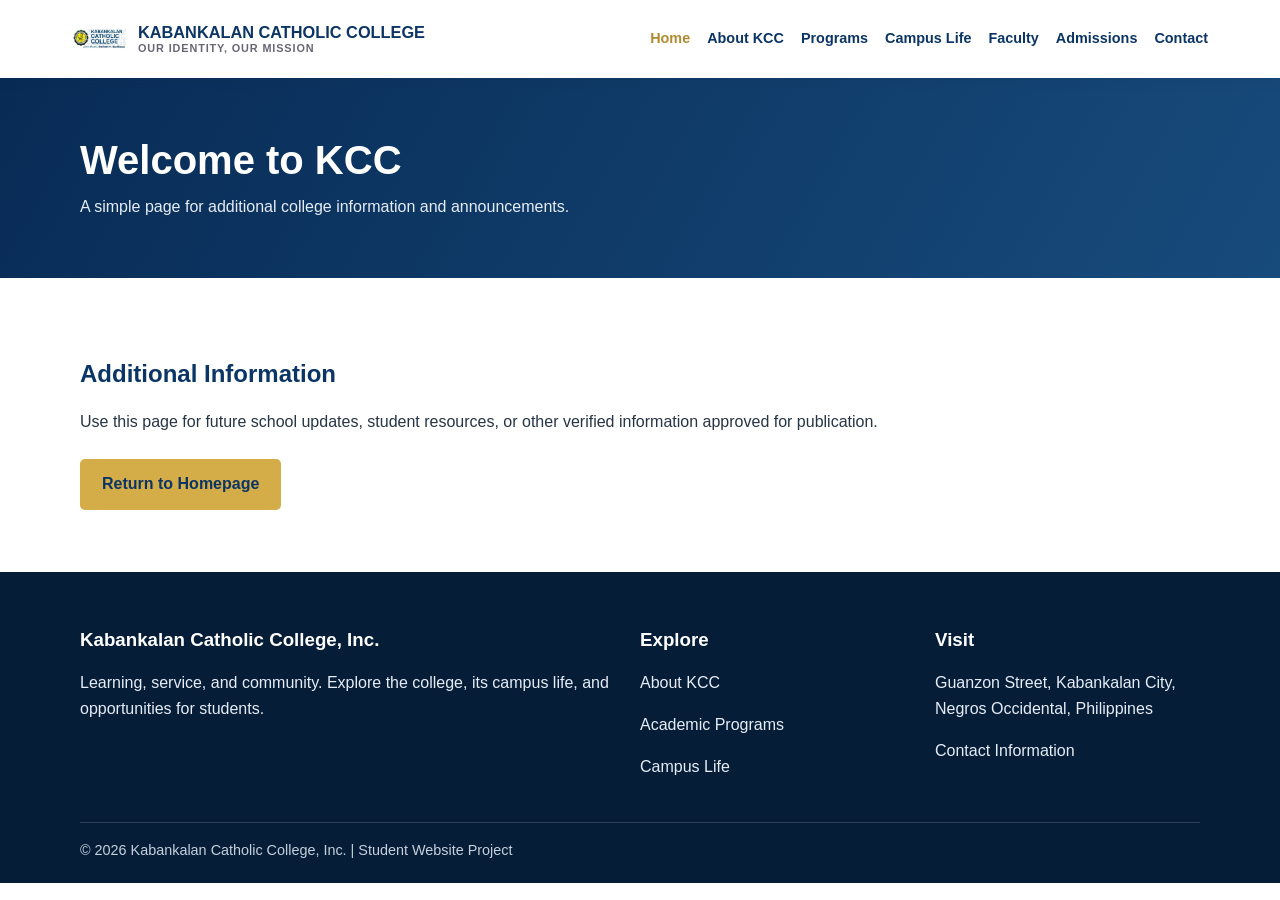
<file: starter-page.html>
<!DOCTYPE html>
<html lang="en">

<head>
    <meta charset="UTF-8">
    <meta name="viewport" content="width=device-width, initial-scale=1.0">

    <title>Welcome | Kabankalan Catholic College</title>

    <meta name="description" content="Kabankalan Catholic College, Inc. — campus, learning, student life, and community.">

    <link rel="icon" href="assets/img/kcc-logo.png">
    <link rel="stylesheet" href="assets/css/style.css">
</head>

<body>

    <!-- HEADER -->
    <header class="site-header">
        <div class="nav-wrap">

            <!-- SCHOOL LOGO AND NAME -->
            <a class="brand" href="index.html">
                <img src="assets/img/kcc-logo.png" alt="Kabankalan Catholic College logo">

                <span>
                    KABANKALAN CATHOLIC COLLEGE
                    <small>OUR IDENTITY, OUR MISSION</small>
                </span>
            </a>

            <!-- MOBILE MENU BUTTON -->
            <button
                class="menu-toggle"
                aria-label="Toggle navigation"
                onclick="document.querySelector('nav').classList.toggle('open')">
                ☰
            </button>

            <!-- NAVIGATION -->
            <nav>
                <a class="active" href="index.html">Home</a>
                <a href="about.html">About KCC</a>
                <a href="courses.html">Programs</a>
                <a href="events.html">Campus Life</a>
                <a href="trainers.html">Faculty</a>
                <a href="pricing.html">Admissions</a>
                <a href="contact.html">Contact</a>
            </nav>

        </div>
    </header>


    <!-- MAIN CONTENT -->
    <main>

        <!-- PAGE HERO -->
        <section class="page-hero">
            <div class="container">

                <h1>Welcome to KCC</h1>

                <p>
                    A simple page for additional college
                    information and announcements.
                </p>

            </div>
        </section>


        <!-- ADDITIONAL INFORMATION -->
        <section class="content">
            <div class="container">

                <h2>Additional Information</h2>

                <p>
                    Use this page for future school updates,
                    student resources, or other verified
                    information approved for publication.
                </p>

                <a class="btn" href="index.html">
                    Return to Homepage
                </a>

            </div>
        </section>

    </main>


    <!-- FOOTER -->
    <footer class="footer">
        <div class="container">

            <div class="footer-grid">

                <!-- SCHOOL INFORMATION -->
                <div>

                    <h3>Kabankalan Catholic College, Inc.</h3>

                    <p>
                        Learning, service, and community.
                        Explore the college, its campus life,
                        and opportunities for students.
                    </p>

                </div>


                <!-- EXPLORE LINKS -->
                <div>

                    <h3>Explore</h3>

                    <p>
                        <a href="about.html">About KCC</a>
                    </p>

                    <p>
                        <a href="courses.html">Academic Programs</a>
                    </p>

                    <p>
                        <a href="events.html">Campus Life</a>
                    </p>

                </div>


                <!-- SCHOOL ADDRESS -->
                <div>

                    <h3>Visit</h3>

                    <p>
                        Guanzon Street, Kabankalan City,
                        <br>
                        Negros Occidental, Philippines
                    </p>

                    <p>
                        <a href="contact.html">
                            Contact Information
                        </a>
                    </p>

                </div>

            </div>


            <!-- COPYRIGHT -->
            <div class="copyright">

                © 2026 Kabankalan Catholic College, Inc.
                | Student Website Project

            </div>

        </div>
    </footer>

</body>
</html>
</file>
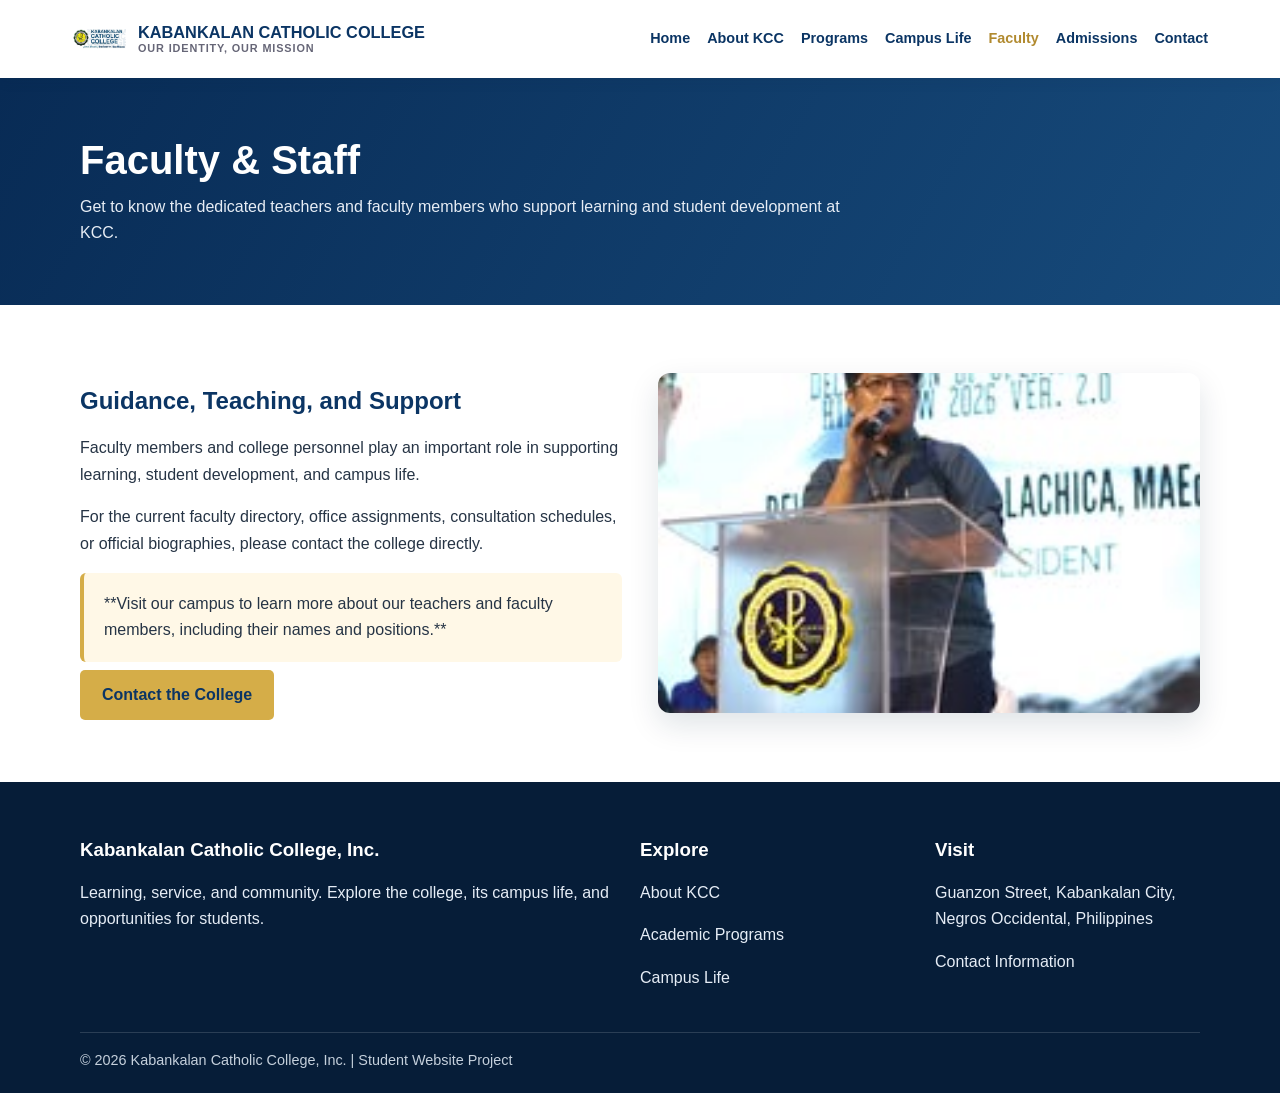
<file: trainers.html>
<!DOCTYPE html>
<html lang="en">

<head>
    <meta charset="UTF-8">
    <meta name="viewport" content="width=device-width, initial-scale=1.0">

    <title>Faculty & Staff | Kabankalan Catholic College</title>

    <meta name="description" content="Kabankalan Catholic College, Inc. — campus, learning, student life, and community.">

    <link rel="icon" href="assets/img/kcc-logo.png">
    <link rel="stylesheet" href="assets/css/style.css">
</head>

<body>

    <!-- HEADER -->
    <header class="site-header">
        <div class="nav-wrap">

            <!-- SCHOOL LOGO AND NAME -->
            <a class="brand" href="index.html">
                <img src="assets/img/kcc-logo.png" alt="Kabankalan Catholic College logo">

                <span>
                    KABANKALAN CATHOLIC COLLEGE
                    <small>OUR IDENTITY, OUR MISSION</small>
                </span>
            </a>

            <!-- MOBILE MENU BUTTON -->
            <button
                class="menu-toggle"
                aria-label="Toggle navigation"
                onclick="document.querySelector('nav').classList.toggle('open')">
                ☰
            </button>

            <!-- NAVIGATION -->
            <nav>
                <a href="index.html">Home</a>
                <a href="about.html">About KCC</a>
                <a href="courses.html">Programs</a>
                <a href="events.html">Campus Life</a>
                <a class="active" href="trainers.html">Faculty</a>
                <a href="pricing.html">Admissions</a>
                <a href="contact.html">Contact</a>
            </nav>

        </div>
    </header>


    <!-- MAIN CONTENT -->
    <main>

        <!-- PAGE HERO -->
        <section class="page-hero">
            <div class="container">

                <h1>Faculty & Staff</h1>

               <p>
    Get to know the dedicated teachers and faculty members
    who support learning and student development at KCC.
</p>

            </div>
        </section>


        <!-- FACULTY AND STAFF SECTION -->
        <section class="content">
            <div class="container">

                <div class="split">

                    <!-- FACULTY INFORMATION -->
                    <div>

                        <h2>Guidance, Teaching, and Support</h2>

                        <p>
                            Faculty members and college personnel
                            play an important role in supporting
                            learning, student development, and
                            campus life.
                        </p>

                        <p>
                            For the current faculty directory,
                            office assignments, consultation
                            schedules, or official biographies,
                            please contact the college directly.
                        </p>


                        <!-- INFORMATION NOTICE -->
                        <div class="notice">

                            **Visit our campus to learn more about our teachers and faculty members, including their names and positions.**

                        </div>


                        <!-- CONTACT BUTTON -->
                        <a class="btn" href="contact.html">
                            Contact the College
                        </a>

                    </div>


                    <!-- FACULTY EVENT IMAGE -->
                    <img
                        class="photo"
                        src="assets/img/campus-event-speaker.jpg"
                        alt="A speaker addressing attendees at a college event"
                    >

                </div>

            </div>
        </section>

    </main>


    <!-- FOOTER -->
    <footer class="footer">
        <div class="container">

            <div class="footer-grid">

                <!-- SCHOOL INFORMATION -->
                <div>

                    <h3>Kabankalan Catholic College, Inc.</h3>

                    <p>
                        Learning, service, and community.
                        Explore the college, its campus life,
                        and opportunities for students.
                    </p>

                </div>


                <!-- EXPLORE LINKS -->
                <div>

                    <h3>Explore</h3>

                    <p>
                        <a href="about.html">About KCC</a>
                    </p>

                    <p>
                        <a href="courses.html">Academic Programs</a>
                    </p>

                    <p>
                        <a href="events.html">Campus Life</a>
                    </p>

                </div>


                <!-- SCHOOL ADDRESS -->
                <div>

                    <h3>Visit</h3>

                    <p>
                        Guanzon Street, Kabankalan City,
                        <br>
                        Negros Occidental, Philippines
                    </p>

                    <p>
                        <a href="contact.html">
                            Contact Information
                        </a>
                    </p>

                </div>

            </div>


            <!-- COPYRIGHT -->
            <div class="copyright">

                © 2026 Kabankalan Catholic College, Inc.
                | Student Website Project

            </div>

        </div>
    </footer>

</body>
</html>
</file>
<file: assets/css/style.css>
/* ========================================
   1. ROOT VARIABLES
======================================== */

:root {
    --navy: #0b3564;
    --gold: #d5ad48;
    --ink: #263445;
    --muted: #64748b;
    --paper: #f5f7fa;
}


/* ========================================
   2. GENERAL STYLES
======================================== */

* {
    box-sizing: border-box;
}

html {
    scroll-behavior: smooth;
}

body {
    margin: 0;
    font-family: Arial, Helvetica, sans-serif;
    color: var(--ink);
    line-height: 1.65;
}

a {
    color: var(--navy);
    text-decoration: none;
}

a:hover {
    color: #b18a2f;
}


/* ========================================
   3. HEADER AND NAVIGATION
======================================== */

.site-header {
    position: sticky;
    top: 0;
    z-index: 20;
    background: #fff;
    box-shadow: 0 2px 14px #0b254015;
}

.nav-wrap {
    max-width: 1180px;
    margin: auto;
    padding: 12px 22px;
    display: flex;
    align-items: center;
    justify-content: space-between;
    gap: 20px;
}


/* SCHOOL LOGO AND NAME */

.brand {
    display: flex;
    align-items: center;
    gap: 12px;
    color: var(--navy);
    font-weight: 800;
    font-size: 1.02rem;
    line-height: 1.15;
}

.brand img {
    width: 54px;
    height: 54px;
    object-fit: contain;
}

.brand span small {
    display: block;
    font-size: .68rem;
    letter-spacing: .08em;
    color: #667;
}


/* NAVIGATION LINKS */

nav {
    display: flex;
    gap: 17px;
    flex-wrap: wrap;
    align-items: center;
}

nav a {
    font-size: .9rem;
    font-weight: 700;
    padding: 8px 0;
}

nav a.active,
nav a:hover {
    color: #b18a2f;
}


/* MOBILE MENU BUTTON */

.menu-toggle {
    display: none;
    border: 0;
    background: var(--navy);
    color: white;
    padding: 9px 12px;
    border-radius: 6px;
}


/* ========================================
   4. HERO SECTION
======================================== */

.hero {
    background:
        linear-gradient(90deg, #061d38dc, #082b5570),
        url('../img/campus-aerial.jpg') center/cover;

    min-height: 490px;
    display: flex;
    align-items: center;
    color: white;
}

.hero-inner,
.container {
    width: min(1120px, calc(100% - 40px));
    margin: auto;
}

.hero-copy {
    max-width: 720px;
    padding: 78px 0;
}

.eyebrow {
    color: var(--gold);
    font-weight: 800;
    letter-spacing: .13em;
    text-transform: uppercase;
    font-size: .8rem;
}


/* HERO TEXT */

h1,
h2,
h3 {
    line-height: 1.2;
    color: var(--navy);
}

.hero h1 {
    font-size: clamp(2.2rem, 5vw, 3.7rem);
    color: white;
    margin: 12px 0;
}

.hero p {
    font-size: 1.12rem;
    max-width: 650px;
}


/* BUTTONS */

.btn {
    display: inline-block;
    background: var(--gold);
    color: var(--navy);
    padding: 12px 22px;
    border-radius: 5px;
    font-weight: 800;
    margin: 8px 8px 0 0;
}

.btn.secondary {
    background: transparent;
    border: 1px solid white;
    color: white;
}


/* ========================================
   5. PAGE HERO
======================================== */

.page-hero {
    background: linear-gradient(120deg, #082b55, #174b7c);
    color: white;
    padding: 58px 0;
}

.page-hero h1 {
    color: white;
    margin: 0 0 10px;
    font-size: 2.5rem;
}

.page-hero p {
    margin: 0;
    max-width: 760px;
    color: #e7edf5;
}


/* ========================================
   6. CONTENT SECTIONS
======================================== */

section.content {
    padding: 62px 0;
}

.soft {
    background: var(--paper);
}


/* SECTION HEADINGS */

.section-head {
    text-align: center;
    max-width: 760px;
    margin: 0 auto 34px;
}

.section-head h2 {
    font-size: 2rem;
    margin: 0 0 12px;
}

.section-head p {
    color: var(--muted);
}


/* ========================================
   7. CARD GRID
======================================== */

.grid {
    display: grid;
    grid-template-columns: repeat(3, 1fr);
    gap: 22px;
}

.card {
    background: white;
    border-radius: 10px;
    padding: 25px;
    box-shadow: 0 8px 28px #0b254010;
    border-top: 4px solid var(--gold);
}

.card h3 {
    margin-top: 0;
}

.card p {
    color: #596779;
}


/* ========================================
   8. SPLIT LAYOUT AND IMAGES
======================================== */

.split {
    display: grid;
    grid-template-columns: 1fr 1fr;
    gap: 36px;
    align-items: center;
}


/* STANDARD IMAGE */

.photo {
    width: 100%;
    height: 340px;
    object-fit: cover;
    border-radius: 12px;
    box-shadow: 0 12px 30px #0b254020;
}


/* TALL IMAGE */

.photo.tall {
    height: 390px;
}


/* ========================================
   9. LISTS AND NOTICES
======================================== */

.list {
    padding-left: 20px;
}

.notice {
    background: #fff8e7;
    border-left: 4px solid var(--gold);
    padding: 18px 20px;
    border-radius: 6px;
}


/* TAG LABEL */

.tag {
    display: inline-block;
    background: #f4edda;
    color: #735817;
    padding: 4px 10px;
    border-radius: 30px;
    font-size: .8rem;
    font-weight: 700;
}


/* ========================================
   10. IMAGE GALLERY
======================================== */

.gallery {
    display: grid;
    grid-template-columns: repeat(3, 1fr);
    gap: 16px;
}

.gallery img {
    width: 100%;
    height: 230px;
    object-fit: cover;
    border-radius: 9px;
}


/* ========================================
   11. FOOTER
======================================== */

.footer {
    background: #061d38;
    color: #e6edf6;
    padding: 38px 0 20px;
}

.footer-grid {
    display: grid;
    grid-template-columns: 2fr 1fr 1fr;
    gap: 30px;
}

.footer h3 {
    color: white;
}

.footer a {
    color: #e6edf6;
}


/* COPYRIGHT */

.copyright {
    border-top: 1px solid #ffffff25;
    margin-top: 25px;
    padding-top: 16px;
    font-size: .9rem;
    color: #c5d0dc;
}


/* CONTACT INFORMATION */

.contact-lines p {
    margin: 7px 0;
}


/* ========================================
   12. TABLET RESPONSIVE DESIGN
======================================== */

@media (max-width: 850px) {

    /* SHOW MOBILE MENU */
    .menu-toggle {
        display: block;
    }

    /* MOBILE NAVIGATION */
    nav {
        display: none;
        position: absolute;
        left: 0;
        right: 0;
        top: 78px;
        background: white;
        padding: 18px 24px;
        box-shadow: 0 8px 16px #0002;
        flex-direction: column;
        align-items: flex-start;
    }

    nav.open {
        display: flex;
    }

    /* RESPONSIVE GRID */
    .grid {
        grid-template-columns: 1fr 1fr;
    }

    .split {
        grid-template-columns: 1fr;
    }

    .footer-grid {
        grid-template-columns: 1fr 1fr;
    }
}


/* ========================================
   13. MOBILE RESPONSIVE DESIGN
======================================== */

@media (max-width: 560px) {

    /* SINGLE COLUMN LAYOUT */
    .grid,
    .gallery,
    .footer-grid {
        grid-template-columns: 1fr;
    }

    /* HERO SECTION */
    .hero {
        min-height: 440px;
    }

    .hero-copy {
        padding: 55px 0;
    }

    /* PAGE HEADING */
    .page-hero h1 {
        font-size: 2rem;
    }

    /* GALLERY IMAGES */
    .gallery img {
        height: 220px;
    }

}
</file>
